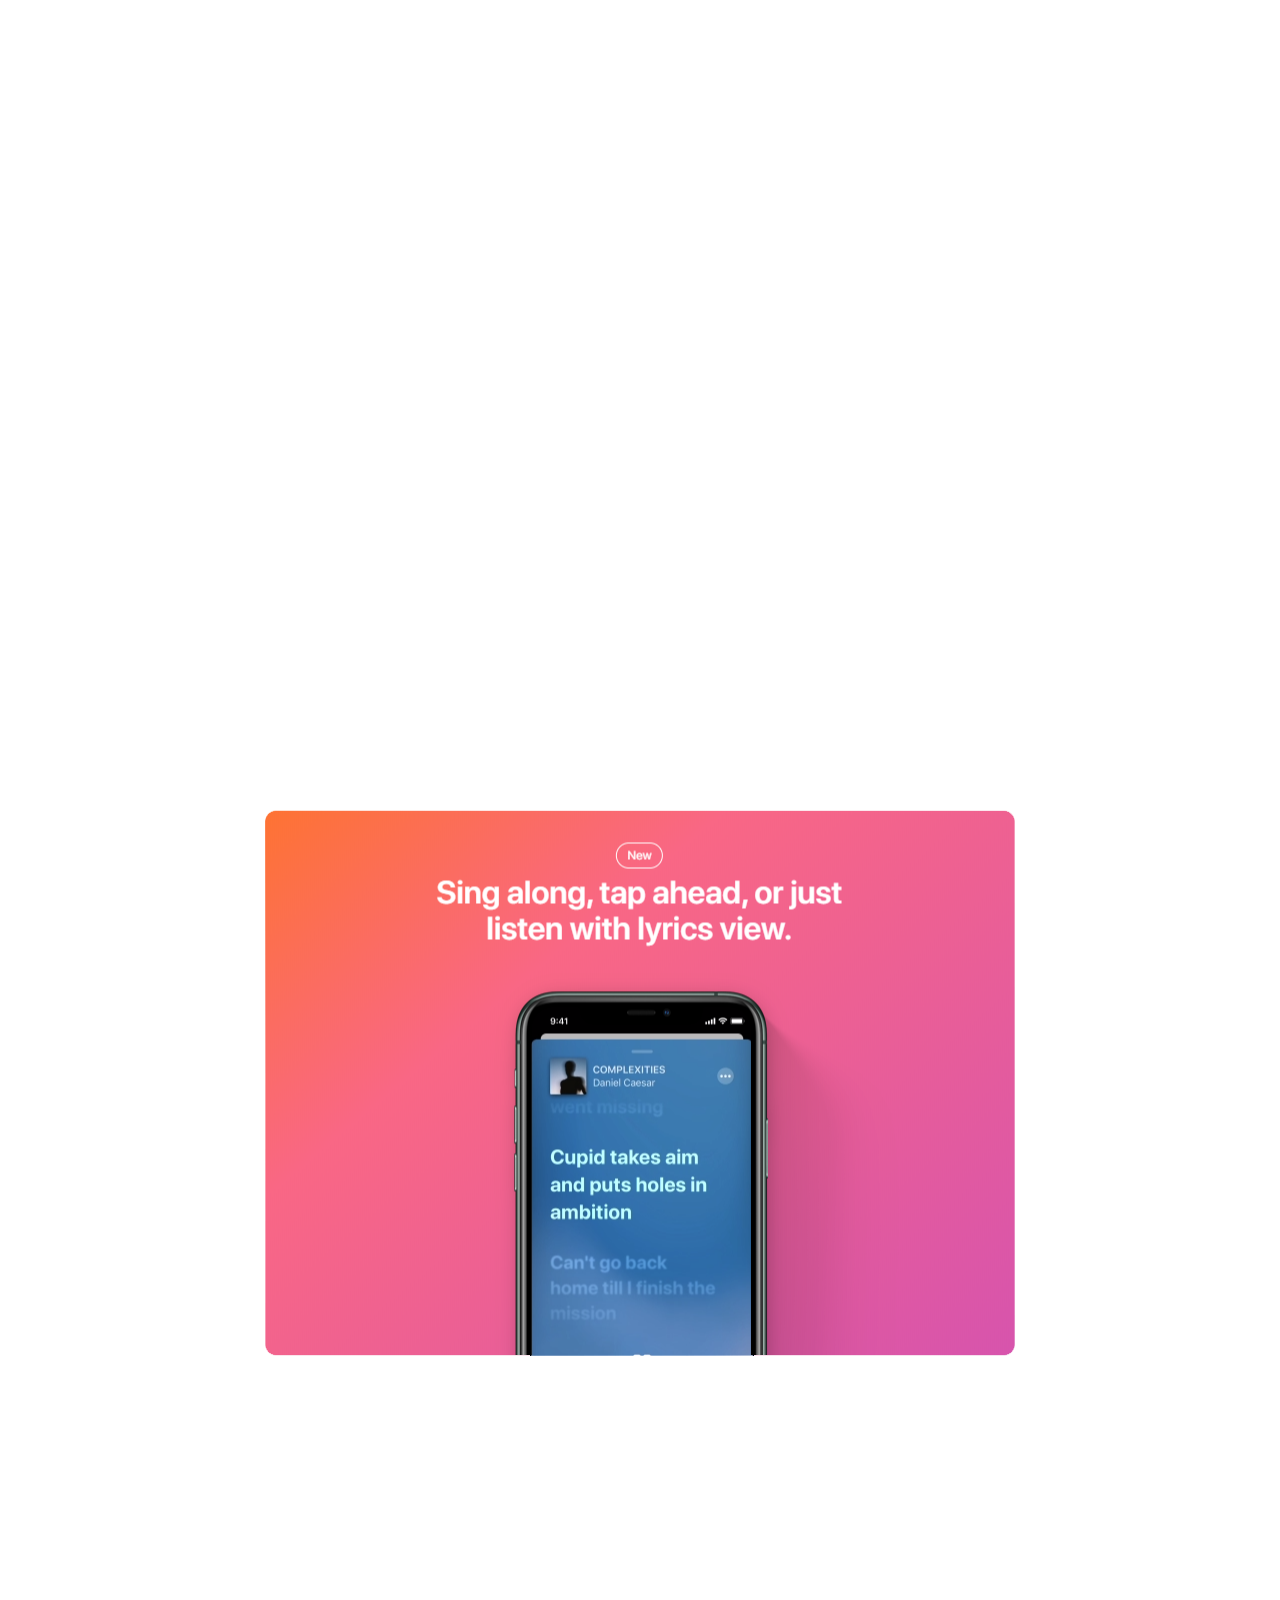
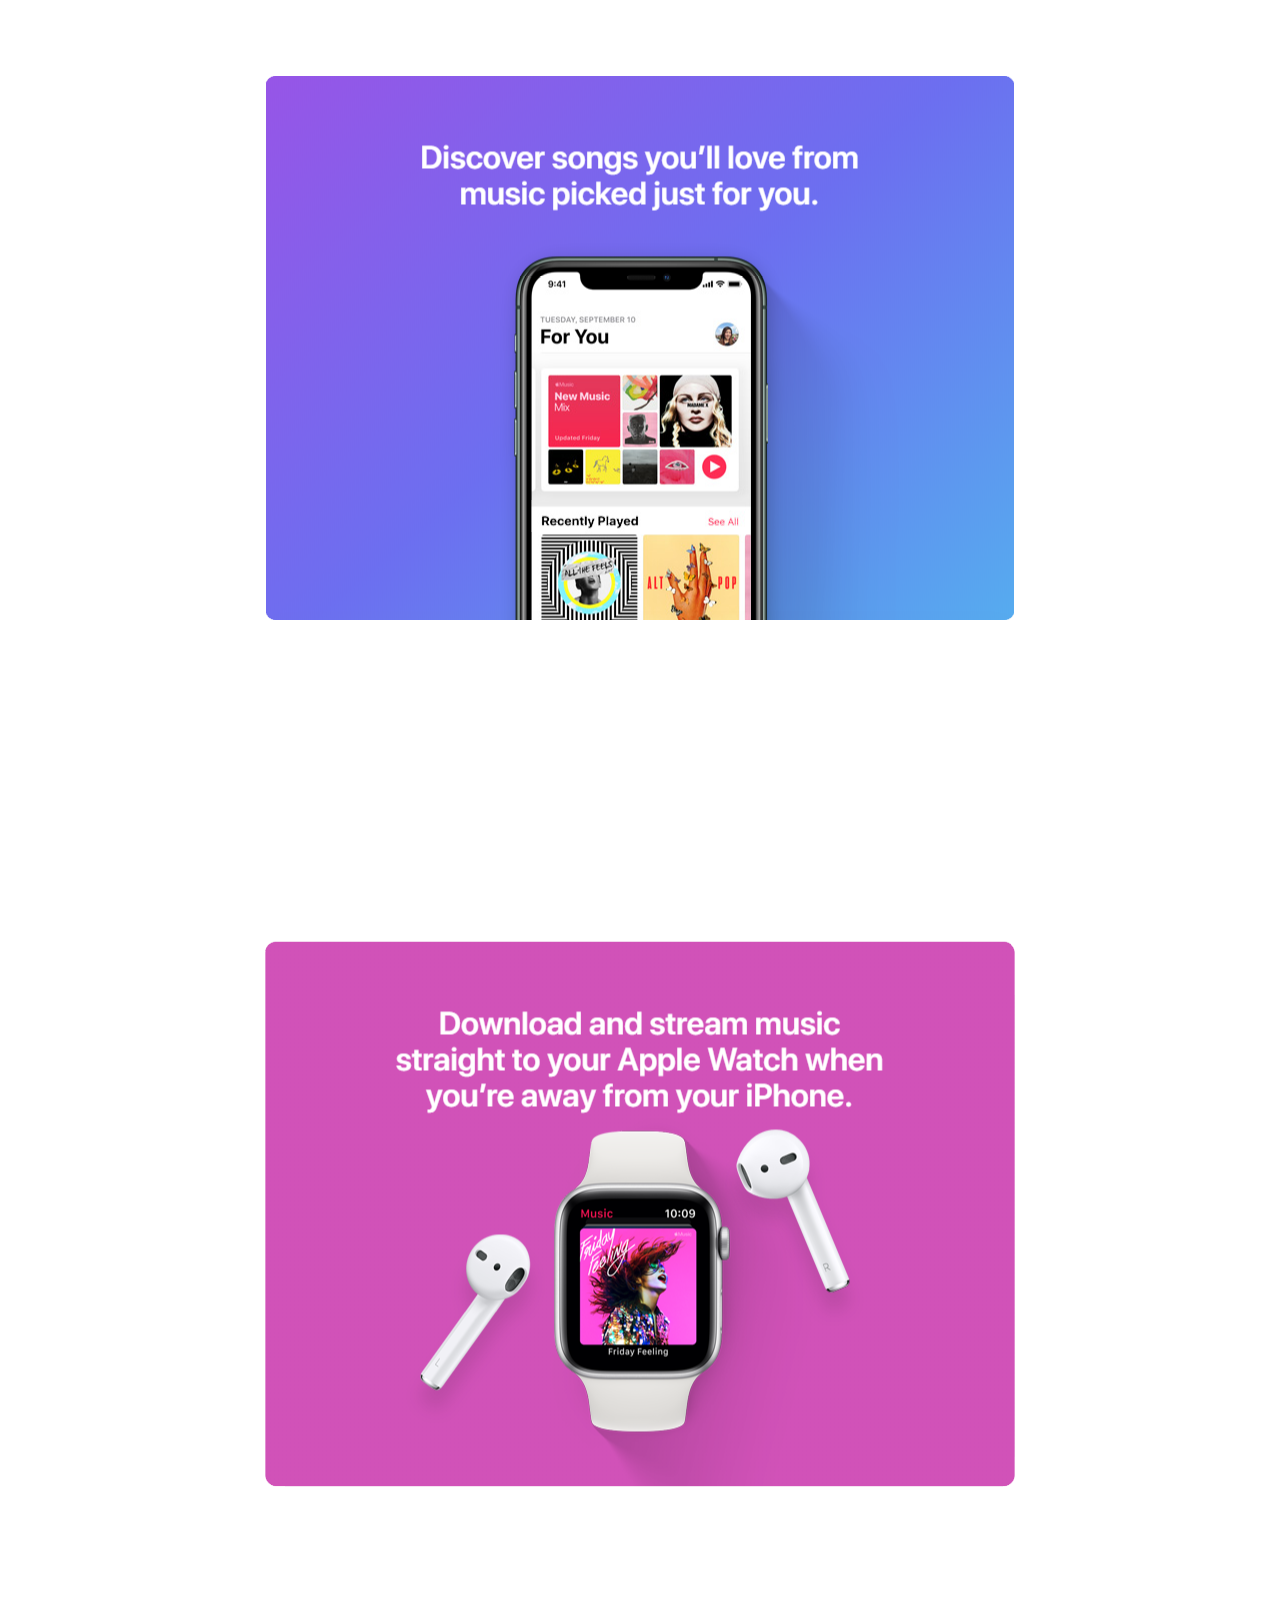
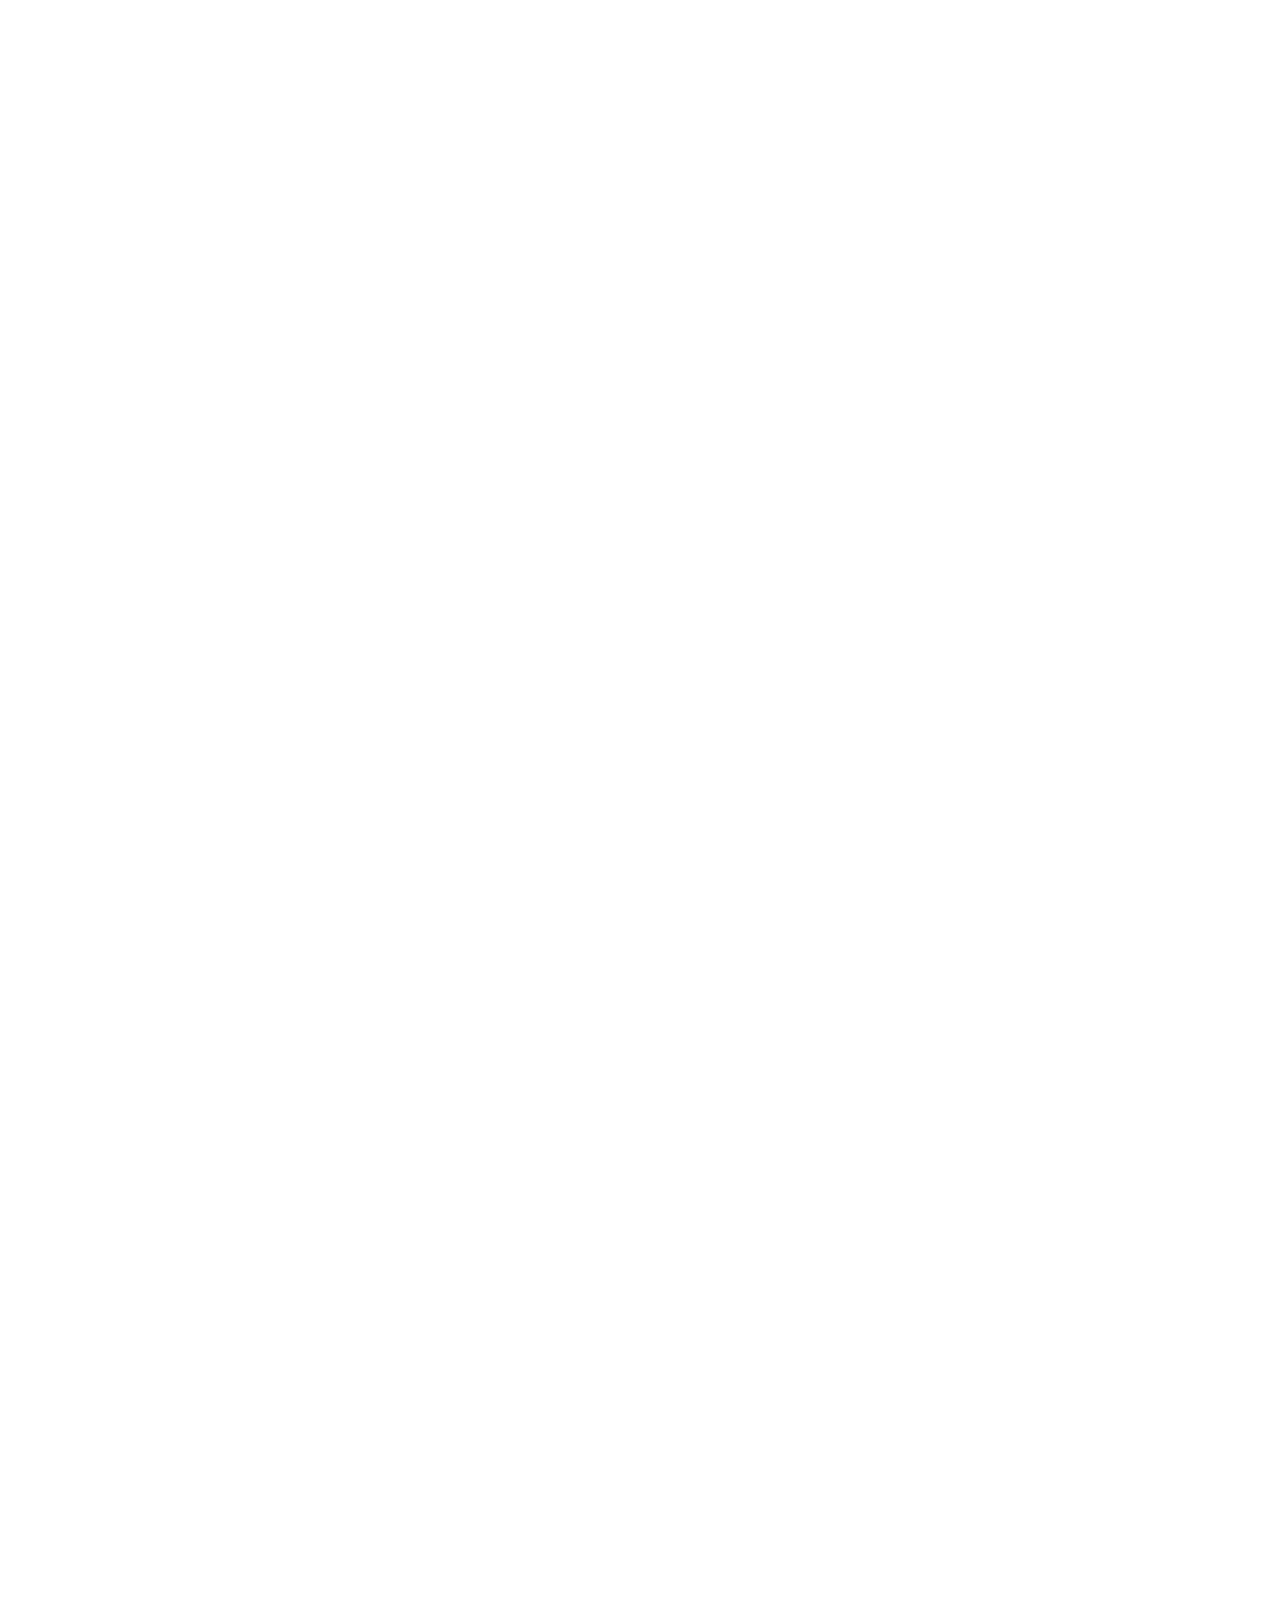
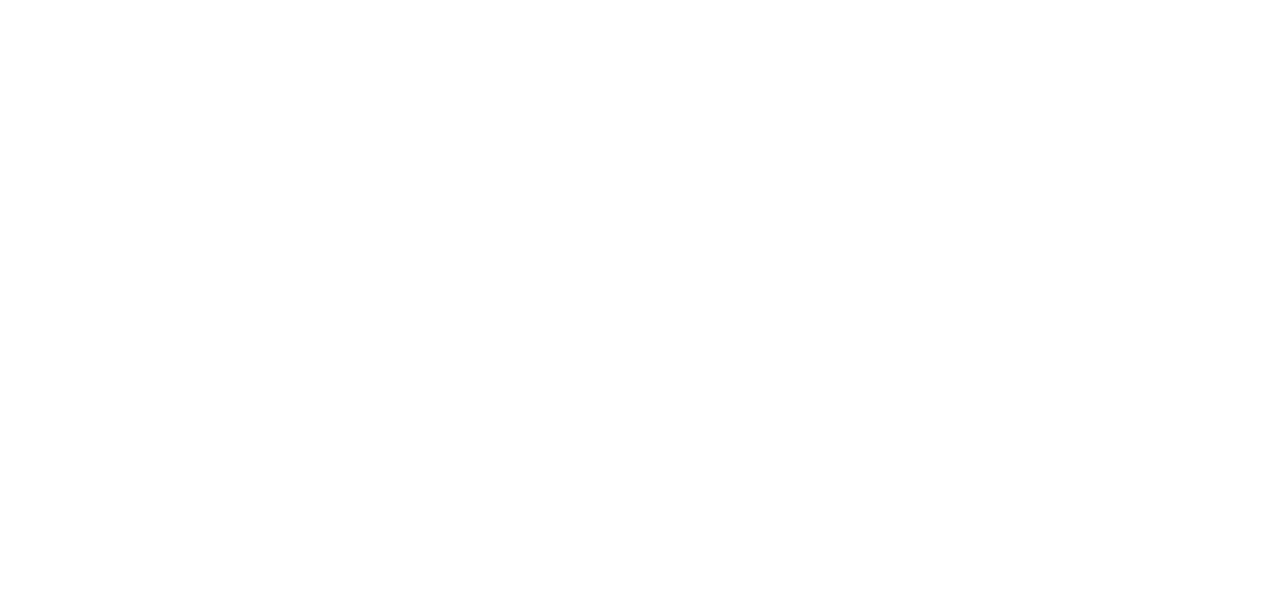
<file: apple-musci.html>
<!DOCTYPE html>
<html lang="en">
<head>
    <meta charset="UTF-8">
    <meta name="viewport" content="width=device-width, initial-scale=1.0">
    <script src="https://code.jquery.com/jquery-3.7.1.min.js" integrity="sha256-/JqT3SQfawRcv/BIHPThkBvs0OEvtFFmqPF/lYI/Cxo=" crossorigin="anonymous"></script>
    <link rel="stylesheet" href="apple-music.css">
    <title>Document</title>
</head>
<body>
    <div class="card-background">
        <div class="card-box">
            <img src="card1.png">
        </div>
        <div class="card-box">
            <img src="card2.png">
        </div>
        <div class="card-box">
            <img src="card3.png">
        </div>
    </div>


    <script>
        $(window).scroll(function(){
            var hight = $(window).scrollTop();
            console.log(hight)

           var y = (-1/500) * hight + 115/50;

            $('.card-box').eq(0).css('opacity', y);
        })

        $(window).scroll(function(){

var 높이 = $(window).scrollTop();
console.log(높이);

var y =  -1/500 * 높이 + 115/50;
$('.card-box').eq(0).css('opacity', y);

var z = (-1/5000) * 높이 + 565/500;
$('.card-box').eq(0).css('transform', `scale( ${z} )`);

});
    </script>
</body>
</html>
</file>
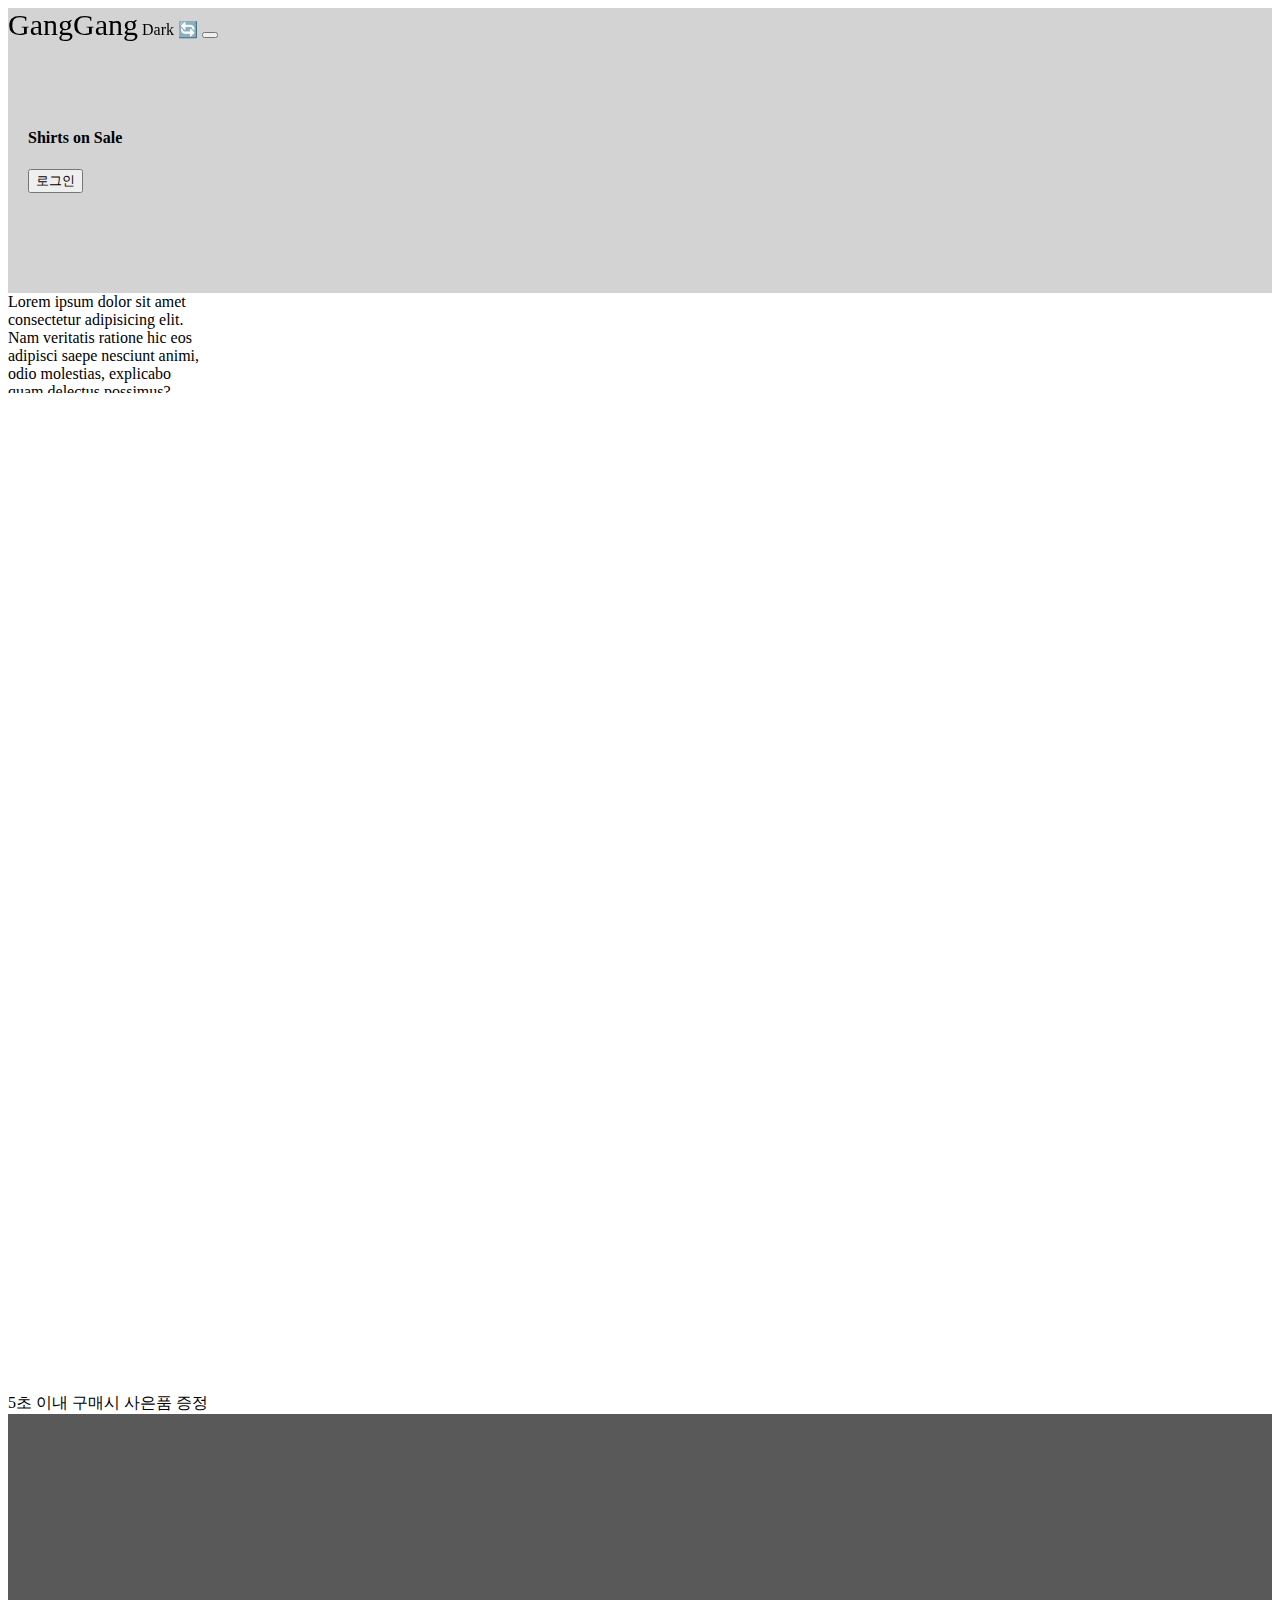
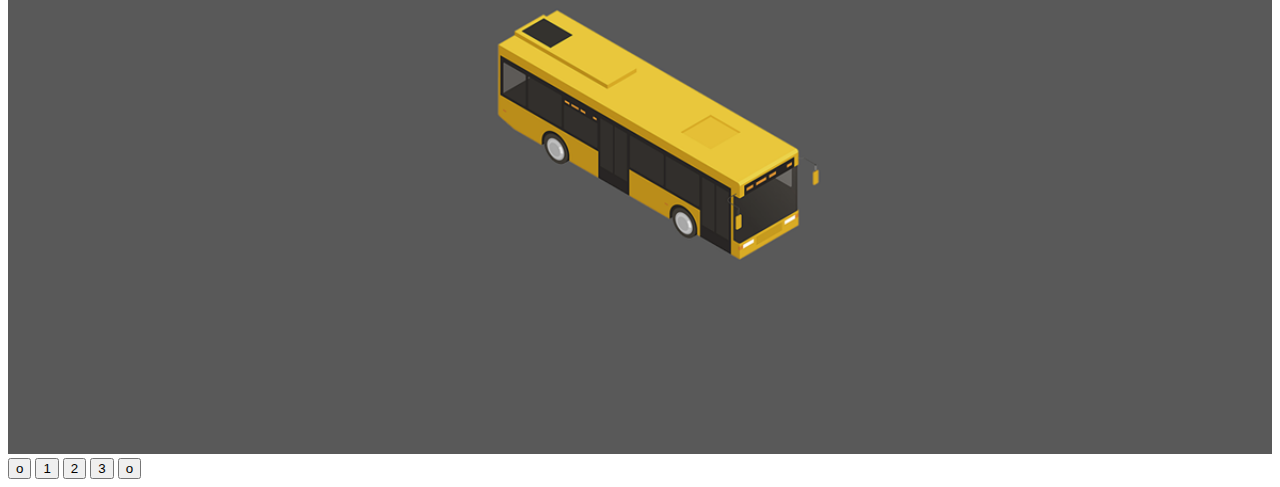
<file: bootstrap.html>
<!doctype html>
<html lang="en">
  <head>
    <meta charset="utf-8">
    <meta name="viewport" content="width=device-width, initial-scale=1">
    <title>Bootstrap demo</title>
    <script src="https://code.jquery.com/jquery-3.7.1.min.js" integrity="sha256-/JqT3SQfawRcv/BIHPThkBvs0OEvtFFmqPF/lYI/Cxo=" crossorigin="anonymous"></script>
    <link href="https://cdn.jsdelivr.net/npm/bootstrap@5.3.2/dist/css/bootstrap.min.css" rel="stylesheet" integrity="sha384-T3c6CoIi6uLrA9TneNEoa7RxnatzjcDSCmG1MXxSR1GAsXEV/Dwwykc2MPK8M2HN" crossorigin="anonymous">
    <link rel="stylesheet" href="main.css">
  </head>
  <body>

    <div class="black-bg">
        <div class="white-bg">
          <h4>로그인하세요</h4>
          <form action="success.html">
            <div class="my-3">
              <input type="text" class="form-control" id="email">
             </div>
             <div class="my-3">
               <input type="password" class="form-control" id="password">
             </div>
             <button type="submit" class="btn btn-primary" id="send">전송</button>
             <button type="button" class="btn btn-danger" id="close">닫기</button>
          </form> 
        </div>
      </div> 

      <script>
        $('form').on('submit', function(){
            var idValue = document.getElementById('email').value;
            var pwValue = document.getElementById('password').value
             if (idValue == ''){
                alert('아디입력');  
            }
             if (/\S+@\S+\.\S+/.test(idValue) == false) {
                alert('not email')
            }
            if (pwValue == ''){
              alert('비번입력')
            };
            if (/[A-Z]/.test(pwValue) == false) {
                alert('need upper case')            
              }
            // if (document.getElementById('email', 'password').value == ''){
            //     alert('아디비번내놔')
            // }
            // }if (document.getElementById('password').value.length < 6){
            //     alert('비번입력2')}
        })
      </script>
    
    <nav class="navbar navbar-light bg-light">
        <div class="container-fluid">
          <span class="navbar-brand">GangGang</span>
          <span class="badge bg-dark">Dark 🔄</span>
          <button class="navbar-toggler" type="button">
            <span class="navbar-toggler-icon"></span>
          </button>
        </div>
      </nav> 

      <script>

var count = 0;

        $('.badge').on('click', function(){
            count++;
            if(count % 2 == 1) {
                $('.badge').css('color', 'red')
            }
            if(count % 2 != 1) {
                $('.badge').css('color','black')
            }
            
        });


        $(window).on('scroll', function(){
          if (window.scrollY > 100){
            $('.navbar-brand').css('font-size', '16px')
          }else {
            $('.navbar-brand').css('font-size', '30px')            
          }
        })
      </script>

      <script>
        var navcount = 0;

          $('.navbar-toggler').on('click', function(){
              navcount++;
              if(navcount % 2 == 1) {
                  $('.list-group').addClass('show');
              }
              if(navcount % 2 != 1) {
                  $('.list-group').removeClass('show'); 
              }
           })
         
          // $('.navbar-toggler').click(function(){
          // $('.list-group').removeClass('show');
          //  })
          
          // document.querySelector('.navbar-toggler').addEventListener('click', function(){
          //     document.querySelectorAll('.list-group')[0].classList.add('show');
          // });
          // document.querySelector('.navbar-toggler').addEventListener('click', function(){
          //     document.querySelectorAll('.list-group')[0].removeList.add('show');
          // });
          
      </script>

      <ul class="list-group">
        <li class="list-group-item">An item</li>
        <li class="list-group-item">A second item</li>
        <li class="list-group-item">A third item</li>
        <li class="list-group-item">A fourth item</li>
        <li class="list-group-item">And a fifth one</li>
      </ul>

      <div class="main-bg">
        <h4>Shirts on Sale</h4>
        <button id="login" class="btn btn-danger">로그인</button>
      </div>

      <div class="lorem" style="width: 200px; height: 100px; overflow-y: scroll;">
        Lorem ipsum dolor sit amet consectetur adipisicing elit. Nam veritatis
         ratione hic eos adipisci saepe nesciunt animi, odio molestias, explicabo 
         quam delectus possimus? Consectetur eos dolore dolores quae, 
         amet sequi!
      </div>

      <script>
        $('.lorem').on('scroll', function(){
          var scrolls = document.querySelector('.lorem').scrollTop;
          var scrollss = document.querySelector('.lorem').scrollHeight;
          var scrollsa = document.querySelector('.lorem').clientHeight;
          if (scrolls > 150){
            alert('aaazz');
              $('.lorem').off('scroll');
          }
        });

        document.querySelector('html').scrollHeight;
        document.querySelector('html').clientHeight;
        window.scrolly
      </script>

        <div style="height: 1000px;"></div>
      <script>
        $('#login').on('click', function(){
            // $('.black').addClass('show-modal');
            document.querySelector('.black-bg').classList.add('show-modal')
        });
           
        $('#close').on('click', function(){
            $('.black-bg').removeClass('show-modal');
            // document.querySelector('.black-bg').classList.remove('show-modal')
        });
        document.querySelector('.black-bg').addEventListener('click', function(e){
          if (e.target == document.querySelector('.black-bg')){
            document.querySelector('.black-bg').classList.remove('show-modal');
          }
          
        })
      </script>

      <div class="alert alert-danger">
        <span id="num">5</span>초 이내 구매시 사은품 증정
      </div>

      <script>
         var Time = 5;

        setInterval(function(){
          Time -= 1;
          if (Time >=0) {
            document.querySelector('#num').innerHTML = Time;
          }
          if (Time == 0) {
            document.querySelector('.alert').style.display = 'none';
          }
        }, 1000);

        // setTimeout(function(){
        //   $('.alert').hide();
        // }, 1000)
        
        // setInterval(Timeout, 1000)
        
        // function Timeout() {
        //   console.log('hello')
        // }
        
      </script>
     
     
     <div style="overflow: hidden;">
      <div class="slide-container">
        <div class="slide-box">
          <img src="car1.png" draggable="false">
        </div>
        <div class="slide-box">
          <img src="car2.png">
        </div>
        <div class="slide-box">
          <img src="car3.png">
        </div>
      </div>
    </div>
    <button class="previous ">o</button>
    <button class="slide-1">1</button>
    <button class="slide-2">2</button>
    <button class="slide-3">3</button>
    <button class="next">o</button>
    
    <script>

      var start = 0;
      var click3 = false;

      $('.slide-box').eq(0).on('mousedown', function(e){
        start =  e.clientX;
        click3 = true;

      })
    
      $('.slide-box').eq(0).on('mousemove', function(e){
        // e.clientX - start;
        if (click3 == true){

          $('.slide-container').css('transform', `translateX(${e.clientX - start}px)`)
        }
      })

      $('.slide-box').eq(0).on('mouseup', function(e){
        click3 = false;

        if (e.clientX - start < - 100) {
          $('.slide-container')
          .css('transition', 'all 1s')
          .css('transform', 'translateX(-100vw)')
        } else {
          $('.slide-container')
          .css('transition', 'all 1s')
          .css('transform', 'translateX(0vw)')


        }
        setTimeout(()=>{

          $('.slide-container').css('transition', 'none')
        },1100)
      })

      $('.slide-box').eq(0).on('touchstart', function(e){
        start =  e.touches[0].clientX;
        click3 = true;

      })
    
      $('.slide-box').eq(0).on('touchmove', function(e){
        // e.clientX - start;
        if (click3 == true){

          $('.slide-container').css('transform', `translateX(${e.touches[0].clientX - start}px)`)
        }
      })

      $('.slide-box').eq(0).on('touchend', function(e){
        click3 = false;

        if (e.changedTouches[0].clientX - start < - 100) {
          $('.slide-container')
          .css('transition', 'all 1s')
          .css('transform', 'translateX(-100vw)')
        } else {
          $('.slide-container')
          .css('transition', 'all 1s')
          .css('transform', 'translateX(0vw)')


        }
        setTimeout(()=>{

          $('.slide-container').css('transition', 'none')
        },1100)
      })
      
      
      
      // $('.previous').on('click', function(){
        //   if (photos == 1){
          //     $('.slide-container').css('transform', 'translateX(-100vw)');
          //     photos ++;
          //   }
          //   else if (photos == 2){
            //     $('.slide-container').css('transform', 'translateX(0vw)');          
            //     photos ++;
            //   }
            // })
            var photos = 1;
            var photo = 1;
            
            $('.next').on('click' ,function(){
              $('.slide-container').css('transform', 'translateX(-' + photo + '00vw)');
              photo++
              
            })
            
            $('.slide-1').on('click',function(){
              $('.slide-container').css('transform', 'translateX(0vw)');
              photo = vat(0)
              photos = 0
            })
            $('.slide-2').on('click',function(){
              $('.slide-container').css('transform', 'translateX(-100vw)');
              photo = 2
              photos = 1

              // document.querySelector('.slide-container').style.transform = 'translateX(-100vw)'
            })
            $('.slide-3').on('click',function(){
              $('.slide-container').css('transform', 'translateX(-200vw)');
              photo = 3
              photos = 2

            })
          
            
            $('.previous').on('click' ,function(){
              photos--
              $('.slide-container').css('transform', 'translateX(-' + photos + '00vw)');
              
            })
            
            console.log(vat(0))

           function vat(a){
            return a + 1
           }

      // $('.next').on('click', function(){
      //   if (photo == 1){
      //     $('.slide-container').css('transform', 'translateX(-100vw)');
      //     photo ++;
      //   }
      //   else if (photo == 2){
      //     $('.slide-container').css('transform', 'translateX(-200vw)');          
      //     photo ++;
      //   }
      // })
    </script>
    
    <script>
        // <!-- <p>태조 이성계가 태어난 년도는?</p>
        //   <input type="text" id="answer">
        //   <button id="send-answer">제출</button> -->
          

        function 함수2(arr, b){
            var result = 0;
            for ( let i = 0; i < arr.length; i++ ) {
                     result = result + arr[i]
            }
               if (result/arr.length < b) {
                    console.log('올랐네요');
              } else {
                    console.log('같거나 떨어졌네요 재수추천')
              }
              }

          함수2([2,3,4], 2);  //올랐네요 출력될듯 
        
        
        
        var abc2 = ['흥민','영희','철수','재석'];

          function abcd(name){
           for (var i = 0; i < 4; i++) {
            if (name == abc2[i]) {
              console.log('good')
            }
           }

          }
          abcd('흥민')

          // function plus(ppp){

          //   for(let i = 1; i < 10; i++) {
          //     console.log(ppp*i)
          //             }
          // }
          // plus(9);

        var ccount = 0;
        $('#send-answer').on('click', function(){
            ccount++;
            var zlzlzl = document.getElementById('answer').value;
            if (zlzlzl == '1335'){
                alert('good')
            }
            else if(ccount == 3 && zlzlzl != '1335')
                alert('no')
            
        })


        


        function 삼육구게임(num){
            if (num % 9 == 0) {
                console.log("박수x2");
            }
             else if (num % 3 == 0) {
                console.log('박수');
            } else {
                console.log('통과');
            }
        }
        삼육구게임(18);


        function abc(a,b) {
            if (a<40 || b<40) {
                console.log('no')
            }
            else if (a + b > 200) {
                console.log('very good')
            }
            else {
                console.log('good')
            }
        }
        abc (300,300)

        function 함수(a, b){
           var result = (a * 60 + b) * 1000;
           return result
        }

        function 함수(a, b){
          var result = a * 0.9;
          if (b == true) {
            result = result - 1.5;
          }
          return result
        }
     
        // document.querySelector('.hello').innerHTML = '바보';        
    

        // var navcount = 0;
        // $('.badge').on('click', function(){
        //         navcount++;
        //     if(navcount % 2 == 0) {
        //         $('.badge').css('color', 'red')
        //     }
        //     if(navcount % 2 != 0) {
        //         $('.badge').css('color','black')
        //      }
    
        // });
        
        
        

        $('.hello').css('color', 'red');
        $('#test-btn').on('click', function(){
            $('.hello').hide()
        });
      </script>

    <script src="https://cdn.jsdelivr.net/npm/bootstrap@5.3.2/dist/js/bootstrap.bundle.min.js" integrity="sha384-C6RzsynM9kWDrMNeT87bh95OGNyZPhcTNXj1NW7RuBCsyN/o0jlpcV8Qyq46cDfL" crossorigin="anonymous"></script>
    
  </body>
</html>
</file>
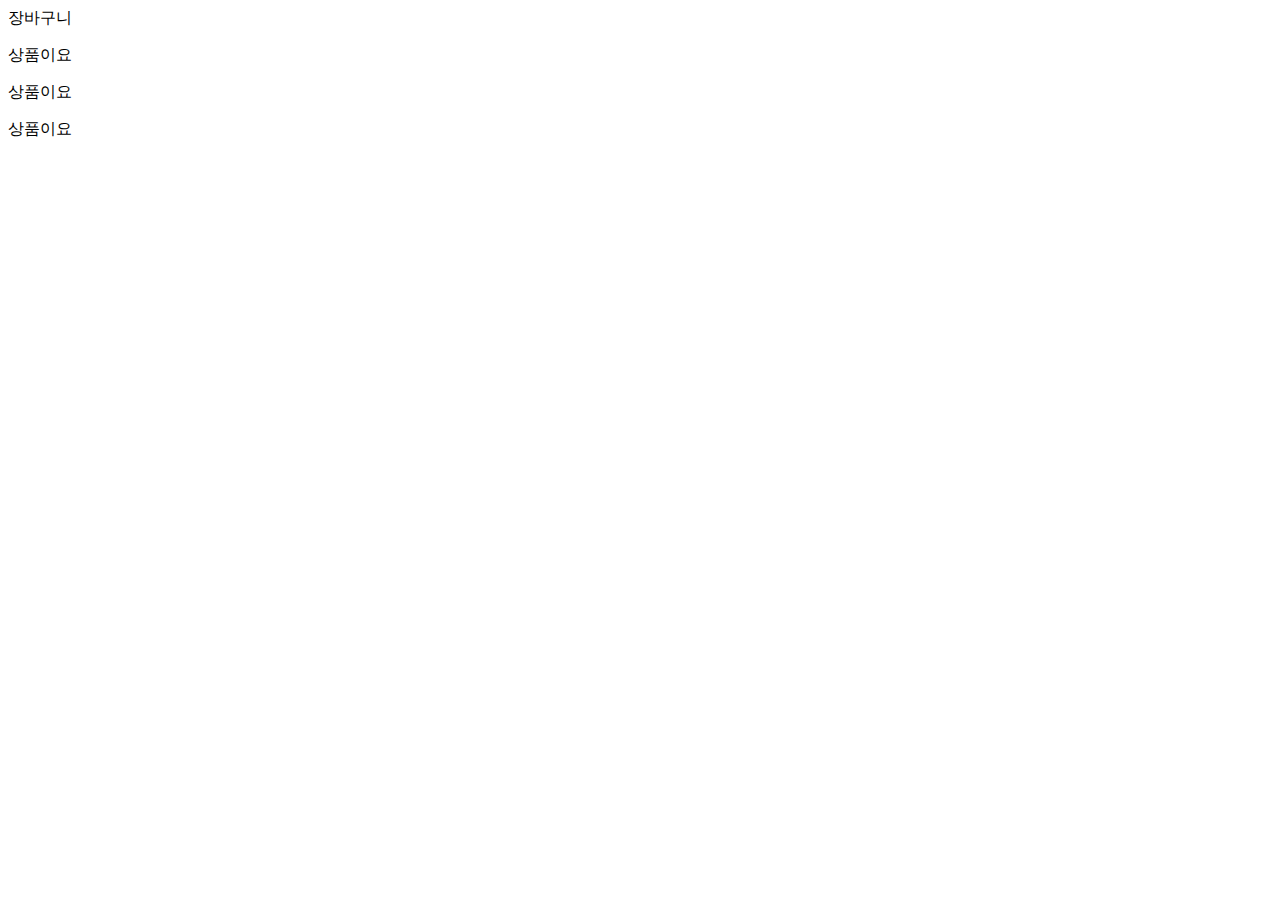
<file: cart.html>
<!DOCTYPE html>
<html lang="en">
<head>
    <meta charset="UTF-8">
    <meta name="viewport" content="width=device-width, initial-scale=1.0">
    <script src="https://code.jquery.com/jquery-3.7.1.min.js" integrity="sha256-/JqT3SQfawRcv/BIHPThkBvs0OEvtFFmqPF/lYI/Cxo=" crossorigin="anonymous"></script>
    <title>Document</title>
</head>
<body>
    <div>장바구니</div>
    <p>상품이요</p>
    <p>상품이요</p>
    <p>상품이요</p>
</body>
</html>
</file>
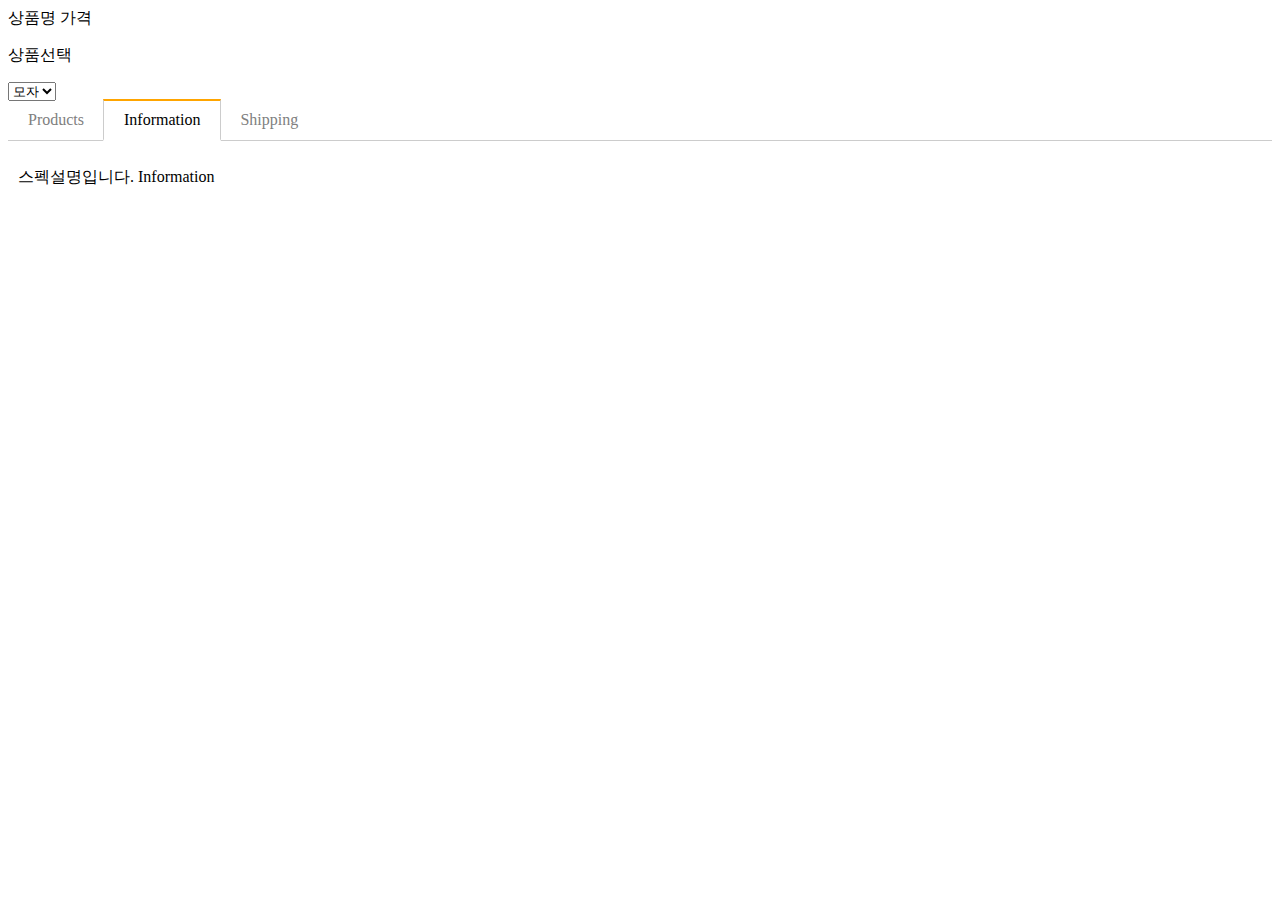
<file: detail.html>
<!doctype html>
<html lang="en">
  <head>
    <meta charset="utf-8">
    <meta name="viewport" content="width=device-width, initial-scale=1">
    <title>detail demo</title>
    <script src="https://code.jquery.com/jquery-3.7.1.min.js" integrity="sha256-/JqT3SQfawRcv/BIHPThkBvs0OEvtFFmqPF/lYI/Cxo=" crossorigin="anonymous"></script>
    <link href="https://cdn.jsdelivr.net/npm/bootstrap@5.3.2/dist/css/bootstrap.min.css" rel="stylesheet" integrity="sha384-T3c6CoIi6uLrA9TneNEoa7RxnatzjcDSCmG1MXxSR1GAsXEV/Dwwykc2MPK8M2HN" crossorigin="anonymous">
    <link rel="stylesheet" href="main.css">
  </head>
  <body>

    <div class="container mt-3">
        <div class="card p-3">
            <span class="product-name">상품명</span>
            <span class="product-price">가격</span>
        </div>
      </div>

      <script>
        var car = {name : '소나타', price : [50000, 3000, 4000]}
        
        
        
        // $('.product-name').html(car.name);
        $('.product-price').html(car.price[2]);
        // document.querySelector('.product-price').innerHTML = car.price[0];
      </script>
    <form class="container my-5 form-group">
        <p>상품선택</p>
        <select class="form-select mt-2">
          <option>모자</option>
          <option>셔츠</option>
          <option>바지</option>
        </select>
        <select class="form-select mt-2 form-hide">
            <option>95</option>
            <option>100</option>
          </select>
    </form>

    <div id="test">

    </div>

    <script>


    </script>

    <script>
        var pants = [28, 30, 32, 34];
        var shirts = [95, 100, 105]

        // 이벤트 핸들러에서  $('.form-select').eq(0)=this는 이벤트를 받는 HTML 요소를 가리킵니다.(input)
        // e.currentTarget(이벤트가 달린곳).value = $('.form-select').eq(0)
        $('.form-select').eq(0).on('input', function(){
            var value = this.value;
            if (value == '모자'){
                $('.form-select').eq(1).addClass('form-hide')
            }
            if (value == '셔츠'){
                $('.form-select').eq(1).removeClass('form-hide')
                $('.form-select').eq(1).html('');
                // for (var i = 0; i < pants.length; i++)
                // forEach = arry개수
                shirts.forEach(function(a){
                    $('.form-select').eq(1).append(`<option>${a}</option>`)
                });
                    
            }
            else if (value == '바지'){
                $('.form-select').eq(1).removeClass('form-hide');
                $('.form-select').eq(1).html('');
                // for (var i = 0; i < pants.length; i++)
                // forEach = arry개수
                pants.forEach(function(a){
                    $('.form-select').eq(1).append(`<option>${a}</option>`)
                });
                    
                
                
            }
        })

      var obj = {name : 'kim', age : 20}

      for (var key in obj) {
        console.log(obj[key]);
      }

    </script>

    <div class="container mt-5">
        <ul class="list">
          <li class="tab-button" data-id="0">Products</li>
          <li class="tab-button orange" data-id="1">Information</li>
          <li class="tab-button" data-id="2">Shipping</li>
        </ul>

        <div class="tab-content">
          <p>상품설명입니다. Product</p>
        </div>
        <div class="tab-content show">
          <p>스펙설명입니다. Information</p>
        </div>
        <div class="tab-content">
          <p>배송정보입니다. Shipping</p>
        </div>
      </div> 

      
    
    <script src="tab.js"></script>
    <script src="https://cdn.jsdelivr.net/npm/bootstrap@5.3.2/dist/js/bootstrap.bundle.min.js" integrity="sha384-C6RzsynM9kWDrMNeT87bh95OGNyZPhcTNXj1NW7RuBCsyN/o0jlpcV8Qyq46cDfL" crossorigin="anonymous"></script>
    
  </body>
</html>
</file>
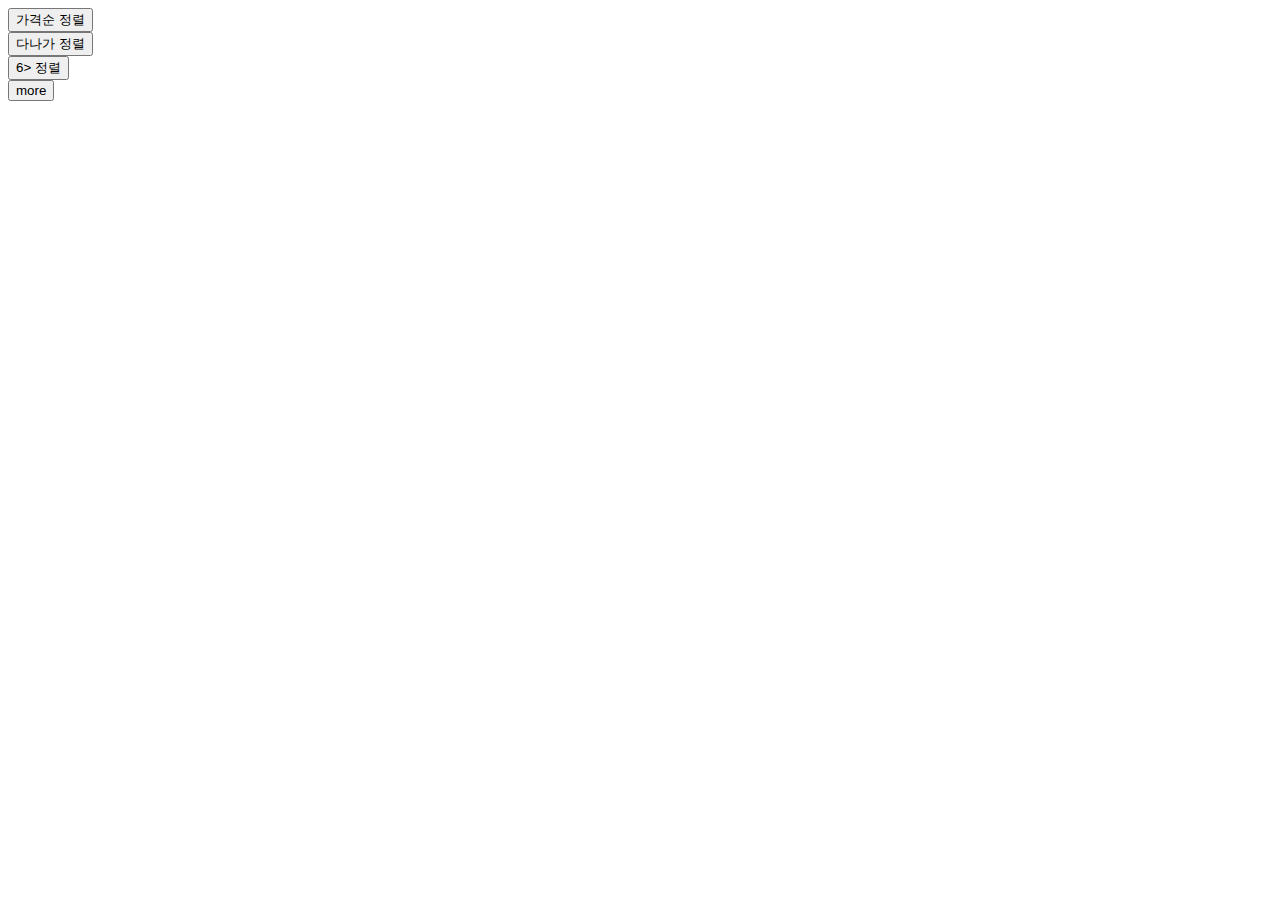
<file: list.html>
<!doctype html>
<html lang="en">
  <head>
    <meta charset="utf-8">
    <meta name="viewport" content="width=device-width, initial-scale=1">
    <title>list demo</title>
    <script src="https://code.jquery.com/jquery-3.7.1.min.js" integrity="sha256-/JqT3SQfawRcv/BIHPThkBvs0OEvtFFmqPF/lYI/Cxo=" crossorigin="anonymous"></script>
    <link href="https://cdn.jsdelivr.net/npm/bootstrap@5.3.2/dist/css/bootstrap.min.css" rel="stylesheet" integrity="sha384-T3c6CoIi6uLrA9TneNEoa7RxnatzjcDSCmG1MXxSR1GAsXEV/Dwwykc2MPK8M2HN" crossorigin="anonymous">
    <link rel="stylesheet" href="main.css">
  </head>
  <body>

    <div class="row">

      <!-- <div class="col-sm-4">
        <img src="https://via.placeholder.com/600" class="w-100">
        <h5>Card title</h5>
        <p>가격 : 70000</p>
      </div> -->

    </div>

    <div class="container my-3">
      <button id="price" class="btn btn-danger">가격순 정렬</button>
    </div>
    <div class="container my-3">
      <button id="sort1" class="btn btn-danger">다나가 정렬</button>
    </div>
    <div class="container my-3">
      <button id="filter" class="btn btn-danger">6> 정렬</button>
    </div>

      
      <script>
        var products = [
          { id : 0, price : 70000, title : 'Blossom Dress' },
          { id : 1, price : 50000, title : 'Springfield Shirt' },
          { id : 2, price : 60000, title : 'Black Monastery' }
        ];

        // $('#filter').click(function(){
        //   var newProduct = products.filter((a) => a.price <= 60000);
        // })

        // $('#filter').click(function(){
        //   var newProduct = products.filter((a) => {
        //     return a.price <=60000
        //   })
        // })
        $('#filter').click(function(){
          var newProduct = products.filter(function(a){
            return a.price <=60000
          })
          $('.row').html('');
            newProduct.forEach(function(a, i){
            var shop =
            
            `  <div class="col-sm-4">
            <img src="https://via.placeholder.com/600" class="w-100">
            <h5>${a.title}</h5>
            <p>가격 : ${a.price}</p>
            </div>`;
            // a = products arry
            $('.row').append(shop)
            })

        })



        $('#sort1').click(function(){
          products.sort(function(a, b){
            if (a.title < b.title) {
              return 1
            } else {
              return -1
            }
          });
          $('.row').html('');

            products.forEach(function(a, i){
            var shop =
            `  <div class="col-sm-4">
            <img src="https://via.placeholder.com/600" class="w-100">
            <h5>${a.title}</h5>
            <p>가격 : ${products[i].price}</p>
            </div>`;
            $('.row').append(shop)
            })

        })

       $('#price').click(function(){
        products.sort(function(a,b){
          return a.price - b.price
        })
        
        $('.row').html('');

        products.forEach(function(a, i){
        var shop =
        `  <div class="col-sm-4">
        <img src="https://via.placeholder.com/600" class="w-100">
        <h5>${a.title}</h5>
        <p>가격 : ${products[i].price}</p>
        
        </div>`;
        $('.row').append(shop)
        })

       })



        
        console.log(products.length)
                //forEach((a, i)=>{})

        products.forEach(function(a, i){

          var shop =
          `<div class="col-sm-4">
            <img src="https://via.placeholder.com/600" class="w-100">
            <h5>${a.title}</h5>
            <p>가격 : ${products[i].price}</p>
            <button class="buy">buy<button/>
        </div>`;
          $('.row').append(shop)
        })

        $('.buy').click(function(e){
          var title = $(e.target).siblings('h5').text();

          if (localStorage.getItem('cart') != null ) {
            var outs = JSON.parse(localStorage.cart);
            outs.push(title);
            localStorage.setItem('cart', JSON.stringify([outs]))
            //JSON.stringify = arry,object로 변환해서 냠
            //JSON.parse = arry,object로 변환해서 퉤
            console.log(title)
            console.log(localStorage.getItem('cart'))
            
          }
          
          else if (title.includes('a')){
            alert('a')
          }
         
          else {

            localStorage.setItem('cart', JSON.stringify([title]))
          }
        })


        var arr = [1,2,3,];
        var newArr = JSON.stringify(arr);

        localStorage.setItem('num', newArr);
        var zzz = localStorage.getItem('num');
        console.log(JSON.parse(zzz)[1]);
        console.log(zzz);

      
        // for (i = 0; i < products.length; i++){
        //   document.querySelectorAll('.card-body h5')[i].innerHTML = 
        //   products[i].title;
        //   document.querySelectorAll('.card-body p')[i].innerHTML = 
        //   '가격 : ' + products[i].price;
        // }

        // var a = 'hi'
        // console.log(`ab${a}ab`);
        
      </script> 

      
    <div class="container">
      <button id="more" class="btn btn-danger">more</button>
    </div>

    <script>

      var count = 0;

      $('#more').on('click', function(){
        count++;
        
        if(count % 2 == 1){
        morePage()
        }
        else {
          morePage()
          document.querySelector('#more').style.display = 'none'
        }
      })


      function morePage(){
        $.get(`https://codingapple1.github.io/js/more${count}.json`)
        .done(function(more){
          more.forEach(function(a, i){
          var more2 =
            `<div class="col-sm-4">
            <img src="https://via.placeholder.com/600" class="w-100">
            <h5>${a.title}</h5>
            <p>가격 : ${more[i].price}</p>
            </div>`;
          $('.row').append(more2)
          })

        })
      }

      // $.get('https://codingapple1.github.io/js/more1.json')
      // .done((more)=>{
      //   console.log(more)
      // })

      // $('#more').click(function(){
      //   $.get('https://codingapple1.github.io/js/more1.json')
      //   .done(function(more){

      //     more.forEach(function(a, i){
      //     var more2 =
      //       `<div class="col-sm-4">
      //       <img src="https://via.placeholder.com/600" class="w-100">
      //       <h5>${a.title}</h5>
      //       <p>가격 : ${more[i].price}</p>
      //       </div>`;
      //     $('.row').append(more2)
      //     })

      //   })

      // })


    </script>

      <script>

        $.get('https://codingapple1.github.io/price.json')
        .done(function(pri){
          console.log(pri.price)
        })

        $.get('https://codingapple1.github.io/hello.txt ')
        .done(function(data){
          console.log(data)
        })
        .fail(function(){
          console.log('no')
        })



      </script>

      
    
    <script src="tab.js"></script>
    <script src="https://cdn.jsdelivr.net/npm/bootstrap@5.3.2/dist/js/bootstrap.bundle.min.js" integrity="sha384-C6RzsynM9kWDrMNeT87bh95OGNyZPhcTNXj1NW7RuBCsyN/o0jlpcV8Qyq46cDfL" crossorigin="anonymous"></script>
    
  </body>
</html>
</file>
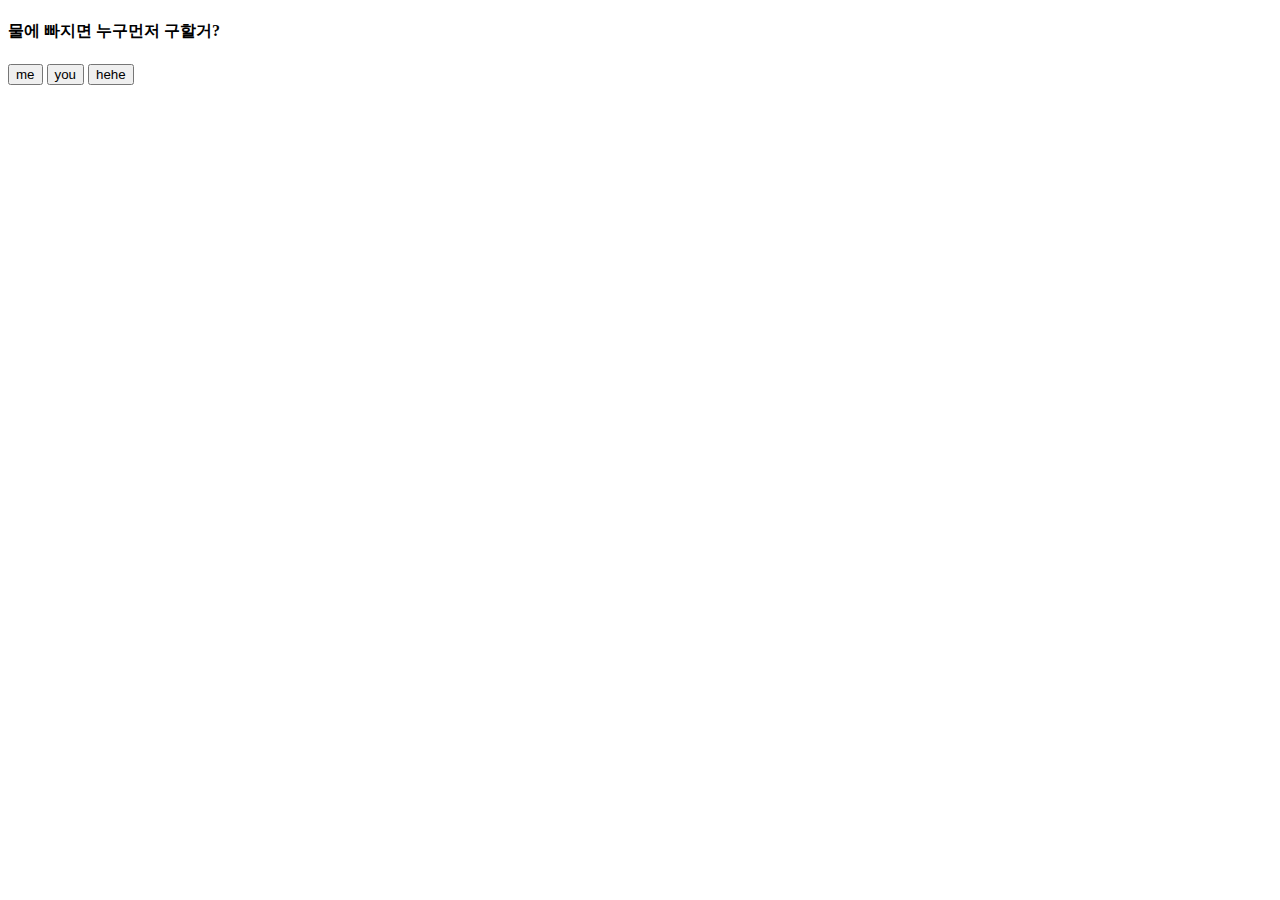
<file: success.html>
<!DOCTYPE html>
<html lang="en">
<head>
    <meta charset="UTF-8">
    <meta name="viewport" content="width=device-width, initial-scale=1.0">
    <title>Document</title>
</head>
<body>
    <div id="quiz">
        <h4>물에 빠지면 누구먼저 구할거?</h4>
        <button>me</button>
        <button>you</button>
        <button>hehe</button>
    </div>

    <script>
        document.querySelector('#quiz').addEventListener('click', function(e){
            switch (e.target.innerHTML){
                case 'me':
                    alert('qq');
                    break
                case 'you':
                    alert('zzzz')
                    break
            }
        })

        // let abc = 2 + 2;
        // switch (abc){
        //     case 3:
        //         alert('???')
        //         break
        //     case 4:
        //         alert('????????')
        //         break
        //     default:
        //         alert('nono')
        // }

    </script>
</body>
</html>
</file>
<file: apple-music.css>
.card-background {
    height: 3000px;
    margin-top: 800px;
    margin-bottom: 1600px;
}

.card-box img {
    display: block;
    margin: auto;
    max-width: 80%;
}

.card-box {
    position: sticky;
    top: 300px;
    margin-top: 300px;
}
</file>
<file: main.css>
:root {
  scroll-behavior: auto;
}

.alert-box {
    background-color: skyblue;
    padding: 20px;
    color: white;
    border-radius: 10px;
    display: none;
}

.list-group {
    visibility: hidden;
    z-index: 3;
    width: 100%;
    height: 100%;
    position: fixed;
    opacity: 0;
    transition: all 1s cubic-bezier(0.680, -0.550, 0.265, 1.550);
    margin: 0;
    padding: 0;
    left: 0;
    right: 0;
    background: linear-gradient(to right, rgb(220, 227, 91), rgb(69, 182, 73), rgb(0,0,0));
    margin-top: 54px;
}

.show {
    visibility: visible;
    opacity: 1;
}


.black-bg {
    visibility: hidden;
    width : 100%;
    height : 100%;
    position : fixed;
    background : rgba(0,0,0,0.5);
    z-index : 5;
    padding: 30px;
    opacity: 0;
    transition: all 1s;
  }
  .white-bg {
    background: white;
    border-radius: 5px;
    padding: 30px;
  }
  .show-modal {
    visibility: visible;
    opacity: 1;
  }


.main-bg {
    padding: 100px 20px;
    background: lightgrey;
}

.slide-container {
  width: 300vw;

}

.slide-box {
  width: 100vw;
  float: left;
}
 .slide-box img {
  width: 100%;
 }

.navbar {
  position: fixed;
  width: 100%;
  z-index: 4;
}

.navbar-brand {
  font-size: 30px;
  transition: all 1s;
}



ul.list {
  list-style-type: none;
  margin: 0;
  padding: 0;
  border-bottom: 1px solid #ccc;
}
ul.list::after {
  content: '';
  display: block;
  clear: both;
}
.tab-button {
  display: block;
  padding: 10px 20px 10px 20px;
  float: left;
  margin-right: -1px;
  margin-bottom: -1px;
  color: grey;
  text-decoration: none;
  cursor: pointer;
}
.orange {
  border-top: 2px solid orange;
  border-right: 1px solid #ccc;
  border-bottom: 2px solid white;
  border-left: 1px solid #ccc;
  color: black;
  margin-top: -2px;
}
.tab-content {
  display: none;
  padding: 10px;
}
.show {
  display: block;
}


.form-hide {
  display: none;
}



@keyframes slide-in-top {
    0% {
      -webkit-transform: translateY(-1000px);
              transform: translateY(-1000px);
      opacity: 0;
    }
    100% {
      -webkit-transform: translateY(0);
              transform: translateY(0);
      opacity: 1;
    }
  }
  
@keyframes slide-out-top {
  0% {
    -webkit-transform: translateY(0);
            transform: translateY(0);
    opacity: 1;
  }
  100% {
    -webkit-transform: translateY(-1000px);
            transform: translateY(-1000px);
    opacity: 0;
  }
}







/* @keyframes fadeInDown {
    0% {
        opacity: 0;
        transform: translate3d(0, -100%, 0);
    }

    
    to {
        opacity: 1;
        transform: translateZ(0);
    }
}

@keyframes fadeInUp {
    0% {
        opacity: 0;
        transform: translate3d(0, 10%, 0);
    }
    to {
        opacity: 1;
        transform: translateZ(0);
    }
} */




.grey {
  background: lightgray;
  height: 2000px;
  margin-top: 500px;
}

.image2 {
  float: right;
  width: 400px;
  position: sticky;
  top: 100px;
  
}

.texts {
  float: left;
  width: 300px;
}
</file>
